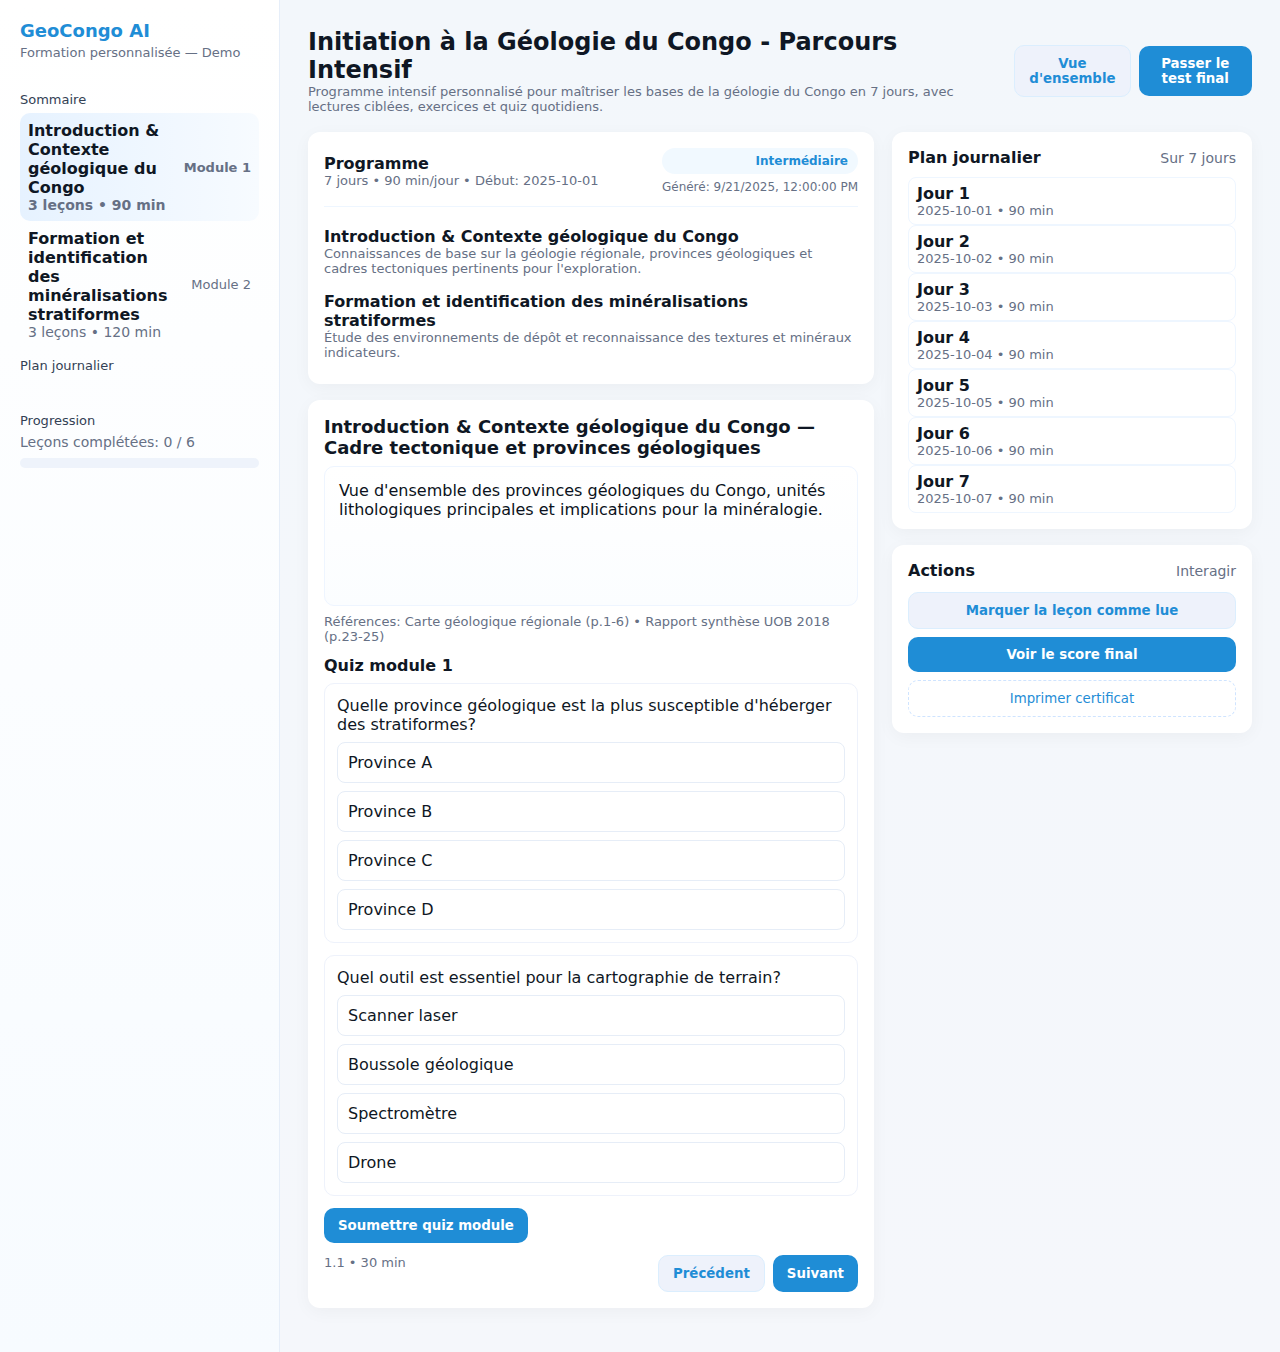
<file: src/data/formation-template.html>
<!doctype html>
<html lang="fr">
<head>
<meta charset="utf-8" />
<meta name="viewport" content="width=device-width,initial-scale=1" />
<title>Formation personnalisée - GeoCongo AI (Demo)</title>
<style>
  :root{
    --bg:#f5f7fb;
    --card:#ffffff;
    --accent:#1f8dd6;
    --muted:#667085;
    --rounded:12px;
    --glass: rgba(255,255,255,0.8);
  }
  *{box-sizing:border-box;font-family:Inter,system-ui,-apple-system,Segoe UI,Roboto,"Helvetica Neue",Arial;}
  body{margin:0;background:linear-gradient(180deg,#f3f7fb,var(--bg));color:#0f1724;}
  .app{display:flex;min-height:100vh;}
  /* Sidebar */
  .sidebar{
    width:280px;background:linear-gradient(180deg, #ffffff, #f7fbff);
    border-right:1px solid #e6eef9;padding:20px;display:flex;flex-direction:column;gap:16px;
  }
  .logo{font-weight:700;font-size:18px;color:var(--accent);margin-bottom:4px}
  .meta{font-size:13px;color:var(--muted)}
  .list{flex:1;overflow:auto;padding-top:6px;}
  .section-title{font-size:13px;color:#334155;margin:10px 0 6px}
  .item{display:flex;align-items:center;gap:10px;padding:8px;border-radius:10px;cursor:pointer}
  .item:hover{background:#eef6ff}
  .item.active{background:linear-gradient(90deg,#e6f2ff,#f7fbff);font-weight:600}
  .badge{background:var(--accent);color:#fff;padding:6px 10px;border-radius:999px;font-size:12px}
  /* Main */
  .main{flex:1;padding:28px;overflow:auto}
  .header{display:flex;justify-content:space-between;align-items:center;gap:16px;margin-bottom:18px}
  .title{font-size:24px;font-weight:700;display:flex;gap:12px;align-items:center}
  .subtitle{color:var(--muted);font-size:13px}
  .controls{display:flex;gap:8px;align-items:center}
  .btn{background:var(--accent);color:#fff;padding:10px 14px;border-radius:10px;border:none;cursor:pointer;font-weight:600}
  .btn.secondary{background:#eef2fb;color:var(--accent);border:1px solid #dbeefe}
  .row{display:flex;gap:16px;align-items:flex-start}
  /* Card */
  .card{background:var(--card);padding:16px;border-radius:var(--rounded);box-shadow:0 4px 18px rgba(15,23,36,0.04);margin-bottom:16px}
  .grid{display:grid;grid-template-columns:1fr 360px;gap:18px}
  /* Lesson pane */
  .lesson-title{font-weight:700;font-size:18px;margin-bottom:8px}
  .lesson-content{background:linear-gradient(180deg,#fff,#fbfdff);padding:14px;border-radius:10px;border:1px solid #eef5ff;color:#0b1220;min-height:140px}
  .refs{font-size:13px;color:var(--muted);margin-top:8px}
  .quiz-box{margin-top:12px}
  .question{margin-bottom:12px;padding:12px;border-radius:10px;border:1px solid #eef2fb;background:#fff}
  .options{display:flex;flex-direction:column;gap:8px;margin-top:8px}
  .opt{padding:10px;border-radius:8px;border:1px solid #e6edf7;cursor:pointer}
  .opt.selected{background:#e6f2ff;border-color:var(--accent)}
  .footer-actions{display:flex;justify-content:space-between;gap:12px;margin-top:12px}
  .muted{color:var(--muted);font-size:13px}
  /* Progress */
  .progress{height:10px;background:#eef3fb;border-radius:999px;overflow:hidden}
  .progress > i{display:block;height:100%;background:linear-gradient(90deg,var(--accent),#6db9ff);width:0%}
  /* Final results */
  .result{font-size:18px;font-weight:700}
  .result-break{display:flex;gap:12px;margin-top:10px}
  .small{font-size:14px;color:var(--muted)}
  /* Responsive */
  @media (max-width:900px){
    .grid{grid-template-columns:1fr; }
    .sidebar{display:none}
    .main{padding:16px}
  }
  /* Tiny */
  .pill{background:#f1f9ff;border-radius:999px;padding:6px 10px;color:var(--accent);font-weight:600;font-size:12px}
  .daylist{display:flex;gap:8px;flex-wrap:wrap}
  .day{padding:6px 8px;border-radius:8px;background:#fff;border:1px solid #eef6ff;cursor:pointer}
  .day.active{background:linear-gradient(90deg,#e6f2ff,#f7fbff);border-color:var(--accent)}
  .cert-btn{background:#fff;border:1px dashed #cfe4ff;color:var(--accent);padding:10px;border-radius:10px}
</style>
</head>
<body>

<div class="app">
  <aside class="sidebar" id="sidebar">
    <div>
      <div class="logo">GeoCongo AI</div>
      <div class="meta">Formation personnalisée — Demo</div>
    </div>

    <div class="list">
      <div class="section-title">Sommaire</div>
      <div id="modulesList"></div>

      <div class="section-title">Plan journalier</div>
      <div id="daysList" style="display:flex;flex-direction:column;gap:8px"></div>

      <div style="height:24px"></div>
      <div class="section-title">Progression</div>
      <div style="display:flex;gap:8px;align-items:center">
        <div style="flex:1">
          <div class="small muted" id="lessonsCompleted">Leçons complétées: 0 / 0</div>
          <div class="progress" style="margin-top:8px"><i id="progBar"></i></div>
        </div>
      </div>
    </div>

  </aside>

  <main class="main">
    <div class="header">
      <div>
        <div class="title" id="courseTitle">Titre de la formation</div>
        <div class="subtitle" id="courseSubtitle">Description courte</div>
      </div>
      <div class="controls">
        <button class="btn secondary" id="btnOverview">Vue d'ensemble</button>
        <button class="btn" id="btnStartFinal">Passer le test final</button>
      </div>
    </div>

    <div class="grid">
      <div>
        <div class="card card-overview" id="overviewCard">
          <div style="display:flex;justify-content:space-between;align-items:center">
            <div>
              <div style="font-weight:700;font-size:16px" id="metaTitle">Programme</div>
              <div class="muted" id="metaInfo">Durée • minutes/jour • etc</div>
            </div>
            <div style="text-align:right">
              <div class="pill" id="pillLevel">Niveau</div>
              <div class="muted" style="font-size:12px;margin-top:6px" id="genInfo">Généré avec GPT-4</div>
            </div>
          </div>

          <hr style="border:none;height:1px;background:#eef6ff;margin:12px 0">

          <div id="moduleRenderer"></div>
        </div>

        <div id="lessonArea" class="card" style="margin-top:14px">
          <div class="lesson-title" id="lessonTitle">Sélectionnez une leçon</div>
          <div class="lesson-content" id="lessonContent">Choisis un module / une leçon à gauche pour commencer.</div>
          <div class="refs" id="lessonRefs"></div>

          <div class="quiz-box" id="quizBox"></div>

          <div class="footer-actions">
            <div class="muted" id="lessonFooter">—</div>
            <div style="display:flex;gap:8px">
              <button class="btn secondary" id="btnPrev">Précédent</button>
              <button class="btn" id="btnNext">Suivant</button>
            </div>
          </div>
        </div>

      </div>

      <aside>
        <div class="card">
          <div style="display:flex;justify-content:space-between;align-items:center">
            <div style="font-weight:700">Plan journalier</div>
            <div class="small muted" id="planInfo">Réparti sur X jours</div>
          </div>

          <div style="margin-top:10px" id="dayRenderer"></div>
        </div>

        <div class="card" style="margin-top:12px">
          <div style="display:flex;justify-content:space-between;align-items:center">
            <div style="font-weight:700">Actions</div>
            <div class="small muted">Interagir</div>
          </div>
          <div style="display:flex;flex-direction:column;gap:8px;margin-top:12px">
            <button class="btn secondary" id="btnMarkComplete">Marquer la leçon comme lue</button>
            <button class="btn" id="btnShowScore">Voir le score final</button>
            <button class="cert-btn" id="btnCertificate">Imprimer certificat</button>
          </div>
        </div>
      </aside>
    </div>

  </main>
</div>

<script>
/* ====== PLUG: JSON de formation (exemple fourni) ====== */
const formationJSON = {
  "formation_id": "f_20250921_001",
  "user_id": "u_06254474-2095-452e-8723-290fc885e723",
  "titre": "Initiation à la Géologie du Congo - Parcours Intensif",
  "description_courte": "Programme intensif personnalisé pour maîtriser les bases de la géologie du Congo en 7 jours, avec lectures ciblées, exercices et quiz quotidiens.",
  "contexte_utilisateur": {
    "objectif": "Préparer un entretien d'embauche en exploration minière",
    "niveau": "Intermédiaire",
    "motivation": "Rattraper des cours manqués et se préparer à un entretien",
    "secteur_vise": "Exploration minière",
    "date_debut": "2025-10-01",
    "duree_jours": 7,
    "minutes_par_jour": 90
  },
  "competences_ciblees": [
    "Interprétation de cartes géologiques",
    "Reconnaissance des formations stratiformes",
    "Lecture et synthèse de rapports géologiques"
  ],
  "generation": { "timestamp": "2025-09-21T12:00:00Z","model":"gpt-4" },
  "programme": [
    {
      "module_id": "m1",
      "titre": "Introduction & Contexte géologique du Congo",
      "resume": "Connaissances de base sur la géologie régionale, provinces géologiques et cadres tectoniques pertinents pour l'exploration.",
      "estimation_minutes": 90,
      "lecons": [
        {
          "lecon_id": "m1_l1",
          "titre": "Cadre tectonique et provinces géologiques",
          "contenu_resume": "Vue d'ensemble des provinces géologiques du Congo, unités lithologiques principales et implications pour la minéralogie.",
          "estimated_minutes": 30,
          "references": [
            { "document_id": "doc_001", "titre": "Carte géologique régionale", "page_start": 1, "page_end": 6 },
            { "document_id": "doc_005", "titre": "Rapport synthèse UOB 2018", "page_start": 23, "page_end": 25 }
          ]
        },
        {
          "lecon_id": "m1_l2",
          "titre": "Terminologie et méthodes d'observation de terrain",
          "contenu_resume": "Principales méthodes de cartographie et d'observation en contexte de terrain, identification visuelle des lithologies.",
          "estimated_minutes": 30,
          "references": [
            { "document_id": "doc_023", "titre": "Guide d'observation de terrain", "page_start": 10, "page_end": 22 }
          ]
        },
        {
          "lecon_id": "m1_l3",
          "titre": "Synthèse: implications pour l'exploration",
          "contenu_resume": "Comment relier observations et cibles d'exploration.",
          "estimated_minutes": 30,
          "references": []
        }
      ],
      "quiz": {
        "quiz_id": "m1_q1",
        "titre": "Quiz module 1",
        "questions": [
          {
            "q_id": "m1_q1_q1",
            "texte": "Quelle province géologique est la plus susceptible d'héberger des stratiformes?",
            "options": ["Province A", "Province B", "Province C", "Province D"],
            "correct_option_index": 1,
            "explication": "La Province B présente des unités sédimentaires favorables aux stratiformes."
          },
          {
            "q_id": "m1_q1_q2",
            "texte": "Quel outil est essentiel pour la cartographie de terrain?",
            "options": ["Scanner laser", "Boussole géologique", "Spectromètre", "Drone"],
            "correct_option_index": 1,
            "explication": "La boussole géologique permet de mesurer l'orientation des plans et des plis."
          }
        ],
        "poids": 0.1
      }
    },
    {
      "module_id": "m2",
      "titre": "Formation et identification des minéralisations stratiformes",
      "resume": "Étude des environnements de dépôt et reconnaissance des textures et minéraux indicateurs.",
      "estimation_minutes": 120,
      "lecons": [
        {
          "lecon_id": "m2_l1",
          "titre": "Processus de dépôt des stratiformes",
          "contenu_resume": "Origines des stratiformes, indices géochimiques et minéralogiques.",
          "estimated_minutes": 40,
          "references": [
            { "document_id": "doc_045", "titre": "Étude minéralogique RD Congo", "page_start": 12, "page_end": 30 }
          ]
        },
        {
          "lecon_id": "m2_l2",
          "titre": "Reconnaissance des textures et des indices visuels",
          "contenu_resume": "Clés d'observation pour repérer des indices minéralogiques in situ.",
          "estimated_minutes": 40,
          "references": [
            { "document_id": "doc_045", "titre": "Étude minéralogique RD Congo", "page_start": 31, "page_end": 45 }
          ]
        },
        {
          "lecon_id": "m2_l3",
          "titre": "Exemples de cas locaux",
          "contenu_resume": "Analyse de cas concrets avec cartes et coupes.",
          "estimated_minutes": 40,
          "references": [
            { "document_id": "doc_007", "titre": "Cas d'étude: zone X", "page_start": 5, "page_end": 18 }
          ]
        }
      ],
      "quiz": {
        "quiz_id": "m2_q1",
        "titre": "Quiz module 2",
        "questions": [
          {
            "q_id": "m2_q1_q1",
            "texte": "Quel minéral indicateur est souvent associé aux stratiformes cuivreux?",
            "options": ["Quartz", "Chalcopyrite", "Calcite", "Olivine"],
            "correct_option_index": 1,
            "explication": "La chalcopyrite est un sulfure de cuivre courant dans ces environnements."
          }
        ],
        "poids": 0.15
      }
    }
  ],
  "planning_journalier": [
    {
      "jour": 1,
      "date": "2025-10-01",
      "minutes_total": 90,
      "activites": [
        { "type": "lecon", "ref": "m1_l1", "minutes": 30 },
        { "type": "lecon", "ref": "m1_l2", "minutes": 30 },
        { "type": "quiz", "ref": "m1_q1", "minutes": 30 }
      ]
    },
    {
      "jour": 2,
      "date": "2025-10-02",
      "minutes_total": 90,
      "activites": [
        { "type": "lecon", "ref": "m1_l3", "minutes": 30 },
        { "type": "lecon", "ref": "m2_l1", "minutes": 40 },
        { "type": "quiz", "ref": "m2_q1", "minutes": 20 }
      ]
    },
    {
      "jour": 3,
      "date": "2025-10-03",
      "minutes_total": 90,
      "activites": [
        { "type": "lecon", "ref": "m2_l2", "minutes": 40 },
        { "type": "lecon", "ref": "m2_l3", "minutes": 40 },
        { "type": "revision", "ref": "m1_summary", "minutes": 10 }
      ]
    },
    {
      "jour": 4,
      "date": "2025-10-04",
      "minutes_total": 90,
      "activites": [
        { "type": "atelier", "titre": "Interprétation carte", "minutes": 60 },
        { "type": "quiz", "ref": "m1_q1", "minutes": 30 }
      ]
    },
    {
      "jour": 5,
      "date": "2025-10-05",
      "minutes_total": 90,
      "activites": [
        { "type": "lecon", "ref": "m2_l1", "minutes": 40 },
        { "type": "atelier", "titre": "Exercice terrain simulé", "minutes": 50 }
      ]
    },
    {
      "jour": 6,
      "date": "2025-10-06",
      "minutes_total": 90,
      "activites": [
        { "type": "revision", "titre": "Synthèse modules 1-2", "minutes": 90 }
      ]
    },
    {
      "jour": 7,
      "date": "2025-10-07",
      "minutes_total": 90,
      "activites": [
        { "type": "test_final", "titre": "Test final: 30 questions", "minutes": 60 },
        { "type": "correction", "titre": "Correction & feedback", "minutes": 30 }
      ]
    }
  ],
  "evaluation": {
    "structure": [
      { "type": "quiz_module", "poids_total": 0.25 },
      { "type": "test_final", "poids_total": 0.50 },
      { "type": "participation_ateliers", "poids_total": 0.25 }
    ],
    "calcul_notes": {
      "exemple": "note_finale = 0.25 * moyenne(quizzes) + 0.50 * score_test_final + 0.25 * score_ateliers"
    },
    "seuils_mentions": {
      "Excellent": 85,
      "Bien": 70,
      "Passable": 50,
      "Insuffisant": 0
    }
  },
  "suivi_progression": {
    "scores": [],
    "etat_global": "non_demarree"
  },
  "certificat": {
    "template_id": "cert_geo_01",
    "titre_certificat": "Certificat de formation - GeoCongo AI",
    "champs": {
      "nom_participant": "Gerard Cubaka",
      "formation": "Initiation à la Géologie du Congo - Parcours Intensif",
      "date_debut": "2025-10-01",
      "date_fin": "2025-10-07",
      "score_final": null,
      "mention": null
    },
    "telechargement_url": null
  },
  "meta": { "lang": "fr","visibility":"private","tags":["géologie","stratiforme","formation_personnalisée"] }
};

/* ====== Application logic ====== */

let state = {
  currentModuleIndex: 0,
  currentLessonIndex: 0,
  completedLessons: new Set(),
  answers: {}, // q_id -> selectedIndex
  finalTestAnswers: {},
  finalTestTaken: false
};

function init(){
  // render header meta
  document.getElementById('courseTitle').textContent = formationJSON.titre;
  document.getElementById('courseSubtitle').textContent = formationJSON.description_courte;
  document.getElementById('metaInfo').textContent = `${formationJSON.contexte_utilisateur.duree_jours} jours • ${formationJSON.contexte_utilisateur.minutes_par_jour} min/jour • Début: ${formationJSON.contexte_utilisateur.date_debut}`;
  document.getElementById('pillLevel').textContent = formationJSON.contexte_utilisateur.niveau;
  document.getElementById('genInfo').textContent = `Généré: ${new Date(formationJSON.generation.timestamp).toLocaleString()}`;

  renderSidebar();
  renderPlan();
  renderModuleList();
  updateProgress();
  bindButtons();
}

function bindButtons(){
  document.getElementById('btnNext').onclick = () => { goLesson(1); };
  document.getElementById('btnPrev').onclick = () => { goLesson(-1); };
  document.getElementById('btnMarkComplete').onclick = markLessonComplete;
  document.getElementById('btnShowScore').onclick = showFinalScore;
  document.getElementById('btnStartFinal').onclick = startFinalTest;
  document.getElementById('btnCertificate').onclick = printCertificate;
  document.getElementById('btnOverview').onclick = () => { document.getElementById('overviewCard').scrollIntoView({behavior:'smooth'}); };
}

function renderSidebar(){
  const container = document.getElementById('modulesList');
  container.innerHTML = '';
  formationJSON.programme.forEach((m, mi) => {
    const div = document.createElement('div');
    div.className = 'item' + (mi === state.currentModuleIndex ? ' active':'' );
    div.innerHTML = `<div style="flex:1"><div style="font-weight:600">${m.titre}</div><div class="small muted">${m.lecons.length} leçons • ${m.estimation_minutes} min</div></div><div class="muted">Module ${mi+1}</div>`;
    div.onclick = () => { state.currentModuleIndex = mi; state.currentLessonIndex = 0; renderModuleList(); renderCurrentLesson(); };
    container.appendChild(div);
  });
}

function renderModuleList(){
  const el = document.getElementById('moduleRenderer');
  el.innerHTML = '';
  formationJSON.programme.forEach((m, idx) => {
    const mdiv = document.createElement('div');
    mdiv.style.padding='8px 0';
    mdiv.innerHTML = `<div style="font-weight:700">${m.titre}</div><div class="muted" style="font-size:13px">${m.resume}</div>`;
    el.appendChild(mdiv);
  });
  renderCurrentLesson();
}

function renderPlan(){
  const days = document.getElementById('dayRenderer');
  days.innerHTML = '';
  formationJSON.planning_journalier.forEach((d, i) => {
    const box = document.createElement('div');
    box.className='day';
    box.innerHTML = `<div style="font-weight:600">Jour ${d.jour}</div><div class="muted" style="font-size:13px">${d.date} • ${d.minutes_total} min</div>`;
    box.onclick = () => { scrollToPlanDay(i) };
    days.appendChild(box);
  });
  document.getElementById('planInfo').textContent = `Sur ${formationJSON.contexte_utilisateur.duree_jours} jours`;
}

function scrollToPlanDay(i){
  // jump to module related to activities
  const day = formationJSON.planning_journalier[i];
  // find first lesson ref to highlight
  for(const act of day.activites){
    if(act.type === 'lecon' && act.ref){
      // find module and lesson index
      const {mi, li} = findLessonByRef(act.ref);
      if(mi!==null){ state.currentModuleIndex = mi; state.currentLessonIndex = li; renderSidebar(); renderModuleList(); renderCurrentLesson(); return; }
    }
  }
  alert('Activité affichée (pas de leçon liée)');
}

function findLessonByRef(ref){
  for(let mi=0;mi<formationJSON.programme.length;mi++){
    const m = formationJSON.programme[mi];
    for(let li=0;li<m.lecons.length;li++){
      if(m.lecons[li].lecon_id === ref) return {mi, li};
    }
  }
  return {mi:null, li:null};
}

function renderCurrentLesson(){
  const m = formationJSON.programme[state.currentModuleIndex];
  const lesson = m.lecons[state.currentLessonIndex];
  document.getElementById('lessonTitle').textContent = `${m.titre} — ${lesson.titre}`;
  document.getElementById('lessonContent').textContent = lesson.contenu_resume;
  const refs = lesson.references || [];
  document.getElementById('lessonRefs').innerHTML = refs.length? 'Références: ' + refs.map(r=>`${r.titre} (p.${r.page_start}-${r.page_end})`).join(' • ') : '';
  document.getElementById('lessonFooter').textContent = `${state.currentModuleIndex+1}.${state.currentLessonIndex+1} • ${lesson.estimated_minutes || 0} min`;

  renderQuizForModule(state.currentModuleIndex);
  highlightSidebarSelection();
}

function highlightSidebarSelection(){
  const items = document.querySelectorAll('#modulesList .item');
  items.forEach((it, idx)=> it.classList.toggle('active', idx===state.currentModuleIndex));
}

function goLesson(dir){
  const m = formationJSON.programme[state.currentModuleIndex];
  let li = state.currentLessonIndex + dir;
  let mi = state.currentModuleIndex;
  if(li < 0){
    if(mi>0){
      mi--; li = formationJSON.programme[mi].lecons.length-1;
    } else return;
  } else if(li >= m.lecons.length){
    if(mi < formationJSON.programme.length-1){
      mi++; li = 0;
    } else return;
  }
  state.currentModuleIndex = mi;
  state.currentLessonIndex = li;
  renderSidebar();
  renderModuleList();
  renderCurrentLesson();
}

function renderQuizForModule(moduleIndex){
  const box = document.getElementById('quizBox');
  box.innerHTML = '';
  const mod = formationJSON.programme[moduleIndex];
  if(!mod.quiz) return;
  const quiz = mod.quiz;
  const qDiv = document.createElement('div');
  qDiv.innerHTML = `<div style="font-weight:700;margin-bottom:8px">${quiz.titre}</div>`;
  quiz.questions.forEach(q=>{
    const qEl = document.createElement('div'); qEl.className='question';
    qEl.id = 'q-'+q.q_id;
    qEl.innerHTML = `<div>${q.texte}</div>`;
    const opts = document.createElement('div'); opts.className='options';
    q.options.forEach((opt, oi)=>{
      const o = document.createElement('div');
      o.className='opt' + ((state.answers[q.q_id]===oi)?' selected':'');
      o.textContent = opt;
      o.onclick = () => { state.answers[q.q_id] = oi; updateOptionSelection(q.q_id); };
      opts.appendChild(o);
    });
    qEl.appendChild(opts);
    qDiv.appendChild(qEl);
  });
  // show submit module quiz button
  const submit = document.createElement('div'); submit.style.marginTop='10px';
  const btn = document.createElement('button'); btn.className='btn'; btn.textContent='Soumettre quiz module';
  btn.onclick = () => { gradeModuleQuiz(moduleIndex); };
  submit.appendChild(btn);
  qDiv.appendChild(submit);
  box.appendChild(qDiv);
}

function updateOptionSelection(qid){
  const el = document.getElementById('q-'+qid);
  if(!el) return;
  const opts = el.querySelectorAll('.opt');
  opts.forEach((o, idx)=> o.classList.toggle('selected', state.answers[qid]===idx));
}

function gradeModuleQuiz(moduleIndex){
  const mod = formationJSON.programme[moduleIndex];
  if(!mod.quiz) return alert('Aucun quiz pour ce module');
  const q = mod.quiz;
  let correct = 0;
  q.questions.forEach(ques=>{
    const sel = state.answers[ques.q_id];
    if(typeof sel === 'number' && sel === ques.correct_option_index) correct++;
  });
  const score = Math.round((correct / q.questions.length) * 100);
  alert(`Quiz terminé: ${score}% (${correct}/${q.questions.length})`);
  // store structure for progression
  const prev = formationJSON.suivi_progression.scores || [];
  prev.push({module_id: mod.module_id, type:'module_quiz', score, timestamp:Date.now()});
  formationJSON.suivi_progression.scores = prev;
  updateProgress();
}

/* Final test construction: combine all module questions */
function startFinalTest(){
  // build final test from module questions (flatten)
  const questions = [];
  formationJSON.programme.forEach(m=>{
    if(m.quiz && m.quiz.questions){
      m.quiz.questions.forEach(q=> questions.push({...q, module: m.module_id}));
    }
  });
  if(questions.length===0) return alert('Aucun quiz trouvé pour créer le test final.');
  // shuffle and pick up to 20 (for demo)
  const shuffled = questions.sort(()=>Math.random()-0.5).slice(0, Math.min(20,questions.length));
  openFinalTestModal(shuffled);
}

function openFinalTestModal(questions){
  // simple full-screen modal style prompt (built-in)
  const modal = document.createElement('div');
  modal.style.position='fixed'; modal.style.left=0; modal.style.top=0; modal.style.right=0; modal.style.bottom=0;
  modal.style.background='rgba(7,12,20,0.6)'; modal.style.zIndex=9999; modal.style.display='flex'; modal.style.alignItems='center'; modal.style.justifyContent='center';
  const box = document.createElement('div'); box.style.width='90%'; box.style.maxWidth='900px'; box.style.maxHeight='90%'; box.style.overflow='auto';
  box.className='card';
  const header = document.createElement('div'); header.innerHTML = `<div style="font-weight:700">Test final</div><div class="muted">Répondez aux questions suivantes</div>`;
  box.appendChild(header);
  const form = document.createElement('div'); form.style.marginTop='12px';
  questions.forEach((q, idx)=>{
    const qEl = document.createElement('div'); qEl.className='question';
    qEl.innerHTML = `<div style="font-weight:600">Q${idx+1}. ${q.texte}</div>`;
    const opts = document.createElement('div'); opts.className='options';
    q.options.forEach((opt, oi)=>{
      const o = document.createElement('div'); o.className='opt'; o.textContent=opt;
      o.onclick = () => {
        // mark answer
        state.finalTestAnswers['final_'+idx] = oi;
        // visual
        Array.from(opts.children).forEach(ch => ch.classList.remove('selected'));
        o.classList.add('selected');
      };
      opts.appendChild(o);
    });
    qEl.appendChild(opts);
    form.appendChild(qEl);
  });
  box.appendChild(form);
  const actions = document.createElement('div'); actions.style.display='flex'; actions.style.justifyContent='flex-end'; actions.style.gap='8px'; actions.style.marginTop='12px';
  const cancel = document.createElement('button'); cancel.className='btn secondary'; cancel.textContent='Annuler';
  cancel.onclick = ()=> modal.remove();
  const submit = document.createElement('button'); submit.className='btn'; submit.textContent='Terminer le test';
  submit.onclick = () => {
    // grade
    let correct=0;
    questions.forEach((q, idx)=>{
      const sel = state.finalTestAnswers['final_'+idx];
      if(typeof sel==='number' && sel===q.correct_option_index) correct++;
    });
    const score = Math.round((correct / questions.length) * 100);
    formationJSON.suivi_progression.scores.push({type:'final_test', score, timestamp: Date.now()});
    state.finalTestTaken = true;
    modal.remove();
    alert('Test final terminé: ' + score + '%');
    showFinalScore();
  };
  actions.appendChild(cancel); actions.appendChild(submit);
  box.appendChild(actions);
  modal.appendChild(box);
  document.body.appendChild(modal);
}

/* compute final score */
function computeFinalScore(){
  const scores = formationJSON.suivi_progression.scores || [];
  // module quizzes average
  const moduleScores = scores.filter(s=>s.type==='module_quiz').map(s=>s.score);
  const avgModule = moduleScores.length? (moduleScores.reduce((a,b)=>a+b,0)/moduleScores.length):0;
  // final test
  const finals = scores.filter(s=>s.type==='final_test').map(s=>s.score);
  const finalScore = finals.length? (finals[finals.length-1]) : 0;
  // participation: mark lessons completed %
  const totalLessons = formationJSON.programme.reduce((acc,m)=>acc + m.lecons.length,0);
  const completed = state.completedLessons.size;
  const participation = totalLessons? Math.round((completed/totalLessons)*100):0;
  // weights from JSON evaluation
  const weights = {};
  formationJSON.evaluation.structure.forEach(s => weights[s.type] = s.poids_total);
  const wQuiz = weights['quiz_module'] ?? 0.25;
  const wFinal = weights['test_final'] ?? 0.50;
  const wPart = weights['participation_ateliers'] ?? 0.25;
  const total = Math.round((avgModule * wQuiz) + (finalScore * wFinal) + (participation * wPart));
  return {avgModule, finalScore, participation, total, breakdown:{wQuiz,wFinal,wPart}};
}

function showFinalScore(){
  const res = computeFinalScore();
  const modal = document.createElement('div');
  modal.style.position='fixed'; modal.style.left=0; modal.style.top=0; modal.style.right=0; modal.style.bottom=0;
  modal.style.background='rgba(7,12,20,0.6)'; modal.style.zIndex=9999; modal.style.display='flex'; modal.style.alignItems='center'; modal.style.justifyContent='center';
  const box = document.createElement('div'); box.style.width='90%'; box.style.maxWidth='700px'; box.className='card';
  box.innerHTML = `<div style="font-weight:800;font-size:20px">Résultat final</div>`;
  box.innerHTML += `<div style="margin-top:8px" class="small muted">Détail des scores</div>`;
  box.innerHTML += `<div style="margin-top:12px"><div class="result">Note finale: ${res.total}%</div></div>`;
  box.innerHTML += `<div class="result-break"><div style="flex:1"><div class="small muted">Quiz (moyenne)</div><div style="font-weight:700">${Math.round(res.avgModule)}%</div></div><div style="flex:1"><div class="small muted">Test final</div><div style="font-weight:700">${Math.round(res.finalScore)}%</div></div><div style="flex:1"><div class="small muted">Participation</div><div style="font-weight:700">${Math.round(res.participation)}%</div></div></div>`;
  box.innerHTML += `<div style="margin-top:12px" class="small muted">Décomposition: quiz x ${res.breakdown.wQuiz} + test x ${res.breakdown.wFinal} + participation x ${res.breakdown.wPart}</div>`;
  const actions = document.createElement('div'); actions.style.display='flex'; actions.style.justifyContent='flex-end'; actions.style.gap='8px'; actions.style.marginTop='14px';
  const close = document.createElement('button'); close.className='btn secondary'; close.textContent='Fermer';
  close.onclick = ()=> modal.remove();
  const cert = document.createElement('button'); cert.className='btn'; cert.textContent='Générer certificat';
  cert.onclick = () => { modal.remove(); printCertificate(true); };
  actions.appendChild(close); actions.appendChild(cert);
  box.appendChild(actions);
  modal.appendChild(box);
  document.body.appendChild(modal);
}

/* mark lesson complete */
function markLessonComplete(){
  const m = formationJSON.programme[state.currentModuleIndex];
  const lesson = m.lecons[state.currentLessonIndex];
  state.completedLessons.add(lesson.lecon_id);
  updateProgress();
  alert('Leçon marquée comme complétée');
}

function updateProgress(){
  const totalLessons = formationJSON.programme.reduce((acc,m)=>acc + m.lecons.length,0);
  const completed = state.completedLessons.size;
  const pct = totalLessons? Math.round((completed/totalLessons)*100):0;
  document.getElementById('lessonsCompleted').textContent = `Leçons complétées: ${completed} / ${totalLessons}`;
  document.getElementById('progBar').style.width = pct+'%';
}

/* Certificate: open a printable page */
function printCertificate(openOnly=false){
  const res = computeFinalScore();
  const certData = formationJSON.certificat.champs;
  const name = certData.nom_participant || 'Utilisateur';
  const title = certData.formation || formationJSON.titre;
  const start = certData.date_debut || formationJSON.contexte_utilisateur.date_debut;
  const end = certData.date_fin || new Date(new Date(start).getTime() + (formationJSON.contexte_utilisateur.duree_jours*24*3600*1000)).toISOString().slice(0,10);
  const score = res.total;
  let mention = 'Insuffisant';
  if(score >= formationJSON.evaluation.seuils_mentions.Excellent) mention='Excellent';
  else if(score >= formationJSON.evaluation.seuils_mentions.Bien) mention='Bien';
  else if(score >= formationJSON.evaluation.seuils_mentions.Passable) mention='Passable';

  const html = `
  <html><head><title>Certificat</title>
  <style>body{font-family:Arial;background:#fff;color:#0b1220;padding:40px} .card{border:6px solid #e6f2ff;padding:30px;border-radius:12px;text-align:center} h1{color:#1f8dd6} .muted{color:#6b7280}</style>
  </head><body>
    <div class="card">
      <h1>Certificat de formation</h1>
      <h2 style="margin-top:8px">${title}</h2>
      <p class="muted">Décerné à</p>
      <h2 style="margin:6px 0">${name}</h2>
      <p class="muted">${start} — ${end}</p>
      <div style="margin-top:18px;font-size:20px;font-weight:700">${score}% — ${mention}</div>
      <p class="muted" style="margin-top:14px">GeoCongo AI — Formation personnalisée</p>
    </div>
  </body></html>
  `;
  const w = window.open('', '_blank');
  w.document.write(html);
  if(!openOnly) w.print();
}

/* Initialize */
init();

</script>
</body>
</html>
</file>
